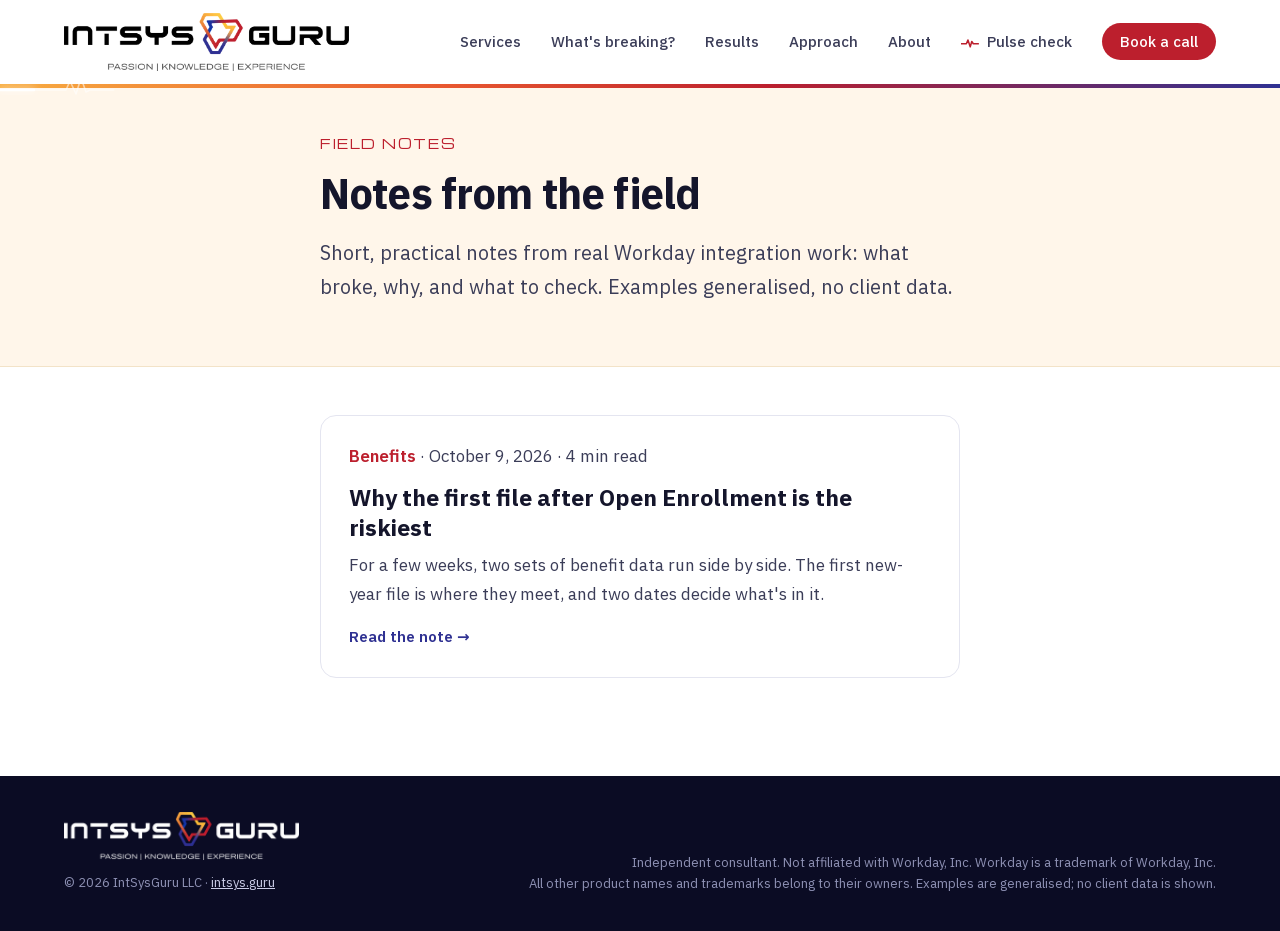
<file: notes/index.html>
<!doctype html>
<html lang="en">
<head>
<meta charset="utf-8">
<meta name="viewport" content="width=device-width, initial-scale=1">
<title>Field notes · IntSys Guru</title>
<meta name="description" content="Short, practical notes from real Workday integration work: what broke, why, and what to check. Examples generalised, no client data.">
<link rel="canonical" href="https://intsys.guru/notes/">
<meta property="og:type" content="website">
<meta property="og:url" content="https://intsys.guru/notes/">
<meta property="og:site_name" content="IntSys Guru">
<meta property="og:title" content="Field notes · IntSys Guru">
<meta property="og:description" content="Short, practical notes from real Workday integration work: what broke, why, and what to check. Examples generalised, no client data.">
<meta property="og:image" content="https://intsys.guru/og-image.png">
<meta property="og:image:width" content="1200">
<meta property="og:image:height" content="627">
<meta name="twitter:card" content="summary_large_image">
<link rel="icon" href="/favicon.ico" sizes="any">
<link rel="icon" type="image/png" sizes="192x192" href="/icon-192.png">
<link rel="apple-touch-icon" href="/apple-touch-icon.png">
<link rel="stylesheet" href="/header.css">
<link rel="stylesheet" href="/notes/notes.css">
<script>(() => { try { const q = new URLSearchParams(location.search);
  if (!q.has('notrack') && !q.has('track')) return;
  q.has('notrack') ? localStorage.setItem('umami.disabled', '1') : localStorage.removeItem('umami.disabled');
  history.replaceState(null, '', location.pathname + location.hash); } catch (e) {} })();</script>
<script defer src="https://cloud.umami.is/script.js" data-website-id="7283e81e-7919-433a-a250-63175c9607ab" data-domains="intsys.guru,www.intsys.guru"></script>
</head>
<body>
<header class="nav">
  <div class="hdr-pulse" aria-hidden="true"><svg height="18"><path class="trail"/><path class="pen"/></svg></div>
  <div class="wrap">
    <a class="brand" href="/"><img src="/notes/assets/logo-home.webp" alt="IntSys Guru · Passion | Knowledge | Experience"></a>
    <nav>
      <a href="/#services">Services</a>
      <a href="/#breaking" data-from="nav">What's breaking?</a>
      <a href="/#results">Results</a>
      <a href="/notes/" class="nav-notes">Field notes</a>
      <a href="/#approach">Approach</a>
      <a href="/#about">About</a>
      <a href="/#pulse-check" class="nav-pulse"><svg viewBox="0 0 26 12" aria-hidden="true"><path d="M0 7h7l2-5 3 9 2-7 2 3h10"/></svg>Pulse check</a>
      <details class="jump">
        <summary aria-label="Sections"><svg viewBox="0 0 24 24" aria-hidden="true"><path d="M4 7h16M4 12h16M4 17h16"/></svg></summary>
        <div class="jump-list">
          <a href="/#services">Services</a>
          <a href="/#breaking" data-from="menu">What's breaking?</a>
          <a href="/#results">Results</a>
          <a href="/notes/" class="nav-notes">Field notes</a>
          <a href="/#approach">Approach</a>
          <a href="/#about">About</a>
          <a href="/#pulse-check">Pulse check</a>
          <a href="/#contact">Contact</a>
        </div>
      </details>
      <a class="btn-sm" href="https://fantastical.app/bharatrathaur" target="_blank" rel="noopener" data-umami-event="note_book_call">Book a call</a>
    </nav>
  </div>
</header>
<script>
/* header heartbeat: a beat every 150px, drawn at the header's real width; the pen moves at a steady 250px a second */
(() => {
  const box = document.querySelector('.hdr-pulse'); if (!box || matchMedia('(prefers-reduced-motion: reduce)').matches) return;
  const svg = box.querySelector('svg'), trail = svg.querySelector('.trail'), pen = svg.querySelector('.pen');
  let anims = [], lastW = 0;
  function draw() {
    const w = Math.ceil(box.getBoundingClientRect().width); if (!w || w === lastW) return; lastW = w;
    let d = 'M0 13';
    for (let x = 0; x < w; x += 150) d += ` H${x + 60} L${x + 66} 13 L${x + 70} 4 L${x + 76} 17 L${x + 81} 1 L${x + 86} 15 L${x + 90} 13 H${x + 150}`;
    svg.setAttribute('viewBox', `0 0 ${w} 18`); svg.setAttribute('width', w);
    trail.setAttribute('d', d); pen.setAttribute('d', d);
    const len = pen.getTotalLength(), ms = len / 250 * 1000;
    anims.forEach(a => a.cancel());
    pen.style.strokeDasharray = `34 ${len + 400}`; trail.style.strokeDasharray = `150 ${len + 400}`;
    anims = [pen.animate([{ strokeDashoffset: 34 }, { strokeDashoffset: -len }], { duration: ms, iterations: Infinity }),
             trail.animate([{ strokeDashoffset: 150 }, { strokeDashoffset: -(len - 116) }], { duration: ms, iterations: Infinity })];
  }
  let t; addEventListener('resize', () => { clearTimeout(t); t = setTimeout(draw, 150); });
  draw();
})();
/* sections menu (phones): closes when a section is picked, on a tap outside, or on Escape */
(() => {
  const m = document.querySelector('header.nav .jump'); if (!m) return;
  m.querySelectorAll('a').forEach(a => a.addEventListener('click', () => { m.open = false; }));
  document.addEventListener('click', e => { if (m.open && !m.contains(e.target)) m.open = false; });
  document.addEventListener('keydown', e => { if (e.key === 'Escape' && m.open) { m.open = false; m.querySelector('summary').focus(); } });
  m.addEventListener('toggle', () => { if (m.open) try { window.umami && umami.track('menu_open'); } catch (e) {} });
})();
</script>
<main>
<div class="note-hero">
  <div class="col">
    <p class="crumb wide">Field notes</p>
    <h1>Notes from the field</h1>
    <p class="dek">Short, practical notes from real Workday integration work: what broke, why, and what to check. Examples generalised, no client data.</p>
  </div>
</div>
<div class="col list">
<div class="n-list">
<a class="n-card" href="/notes/first-file-after-open-enrollment/" data-umami-event="note_open" data-umami-event-note="first-file-after-open-enrollment" data-slug="first-file-after-open-enrollment" data-topic="Benefits"><p class="n-meta"><b>Benefits</b> · October 9, 2026 · 4 min read</p><h2>Why the first file after Open Enrollment is the riskiest</h2><p>For a few weeks, two sets of benefit data run side by side. The first new-year file is where they meet, and two dates decide what's in it.</p><span class="more">Read the note →</span></a>
</div>
<p class="n-empty" hidden>No notes match. Try fewer words, or <a href="mailto:bharat@intsys.guru?subject=Field%20note%20request">ask me about it</a>.</p>

</div>
</main>
<footer>
  <div class="wrap">
    <span><img src="/notes/assets/logo-white.webp" alt="IntSys Guru" width="500" height="102">© 2026 IntSysGuru LLC · <a href="/">intsys.guru</a></span>
    <span class="legal">Independent consultant. Not affiliated with Workday, Inc. Workday is a trademark of Workday, Inc.<br>
      All other product names and trademarks belong to their owners. Examples are generalised; no client data is shown.</span>
  </div>
</footer>
</body>
</html>
</file>
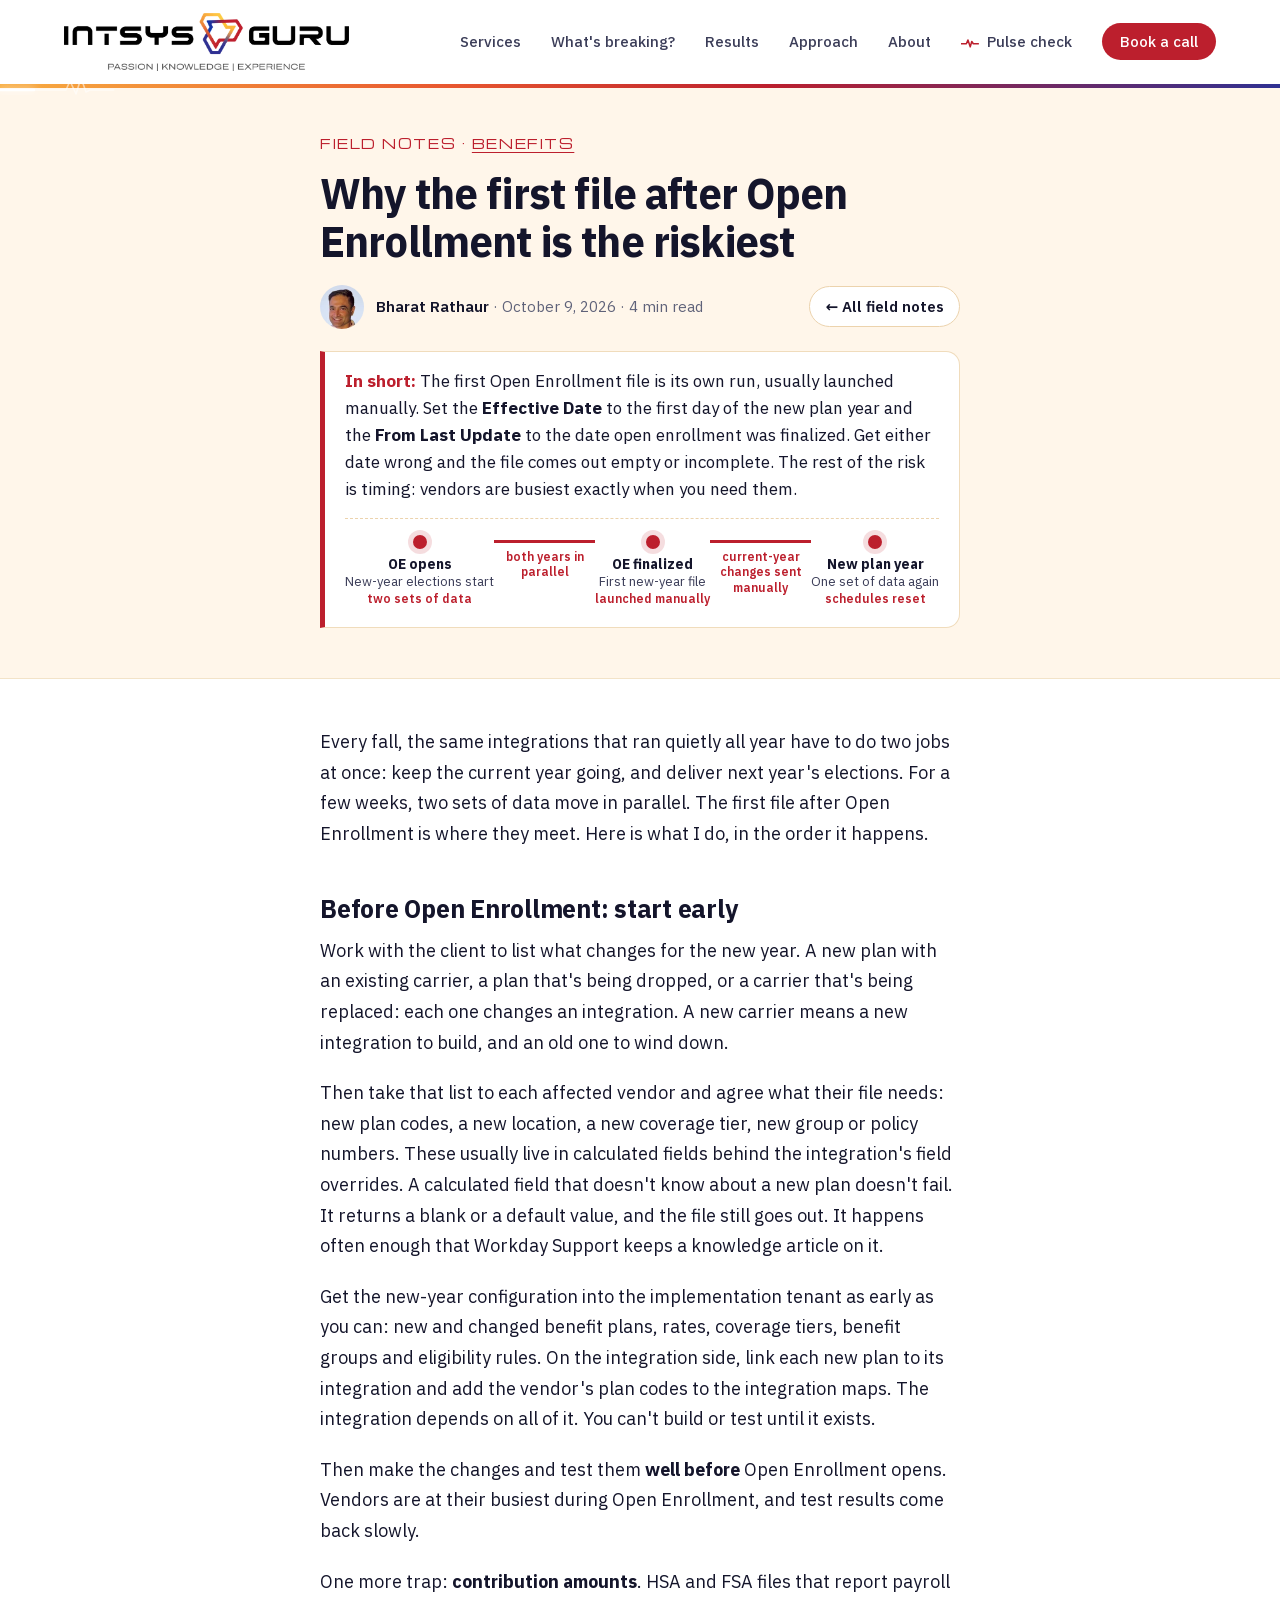
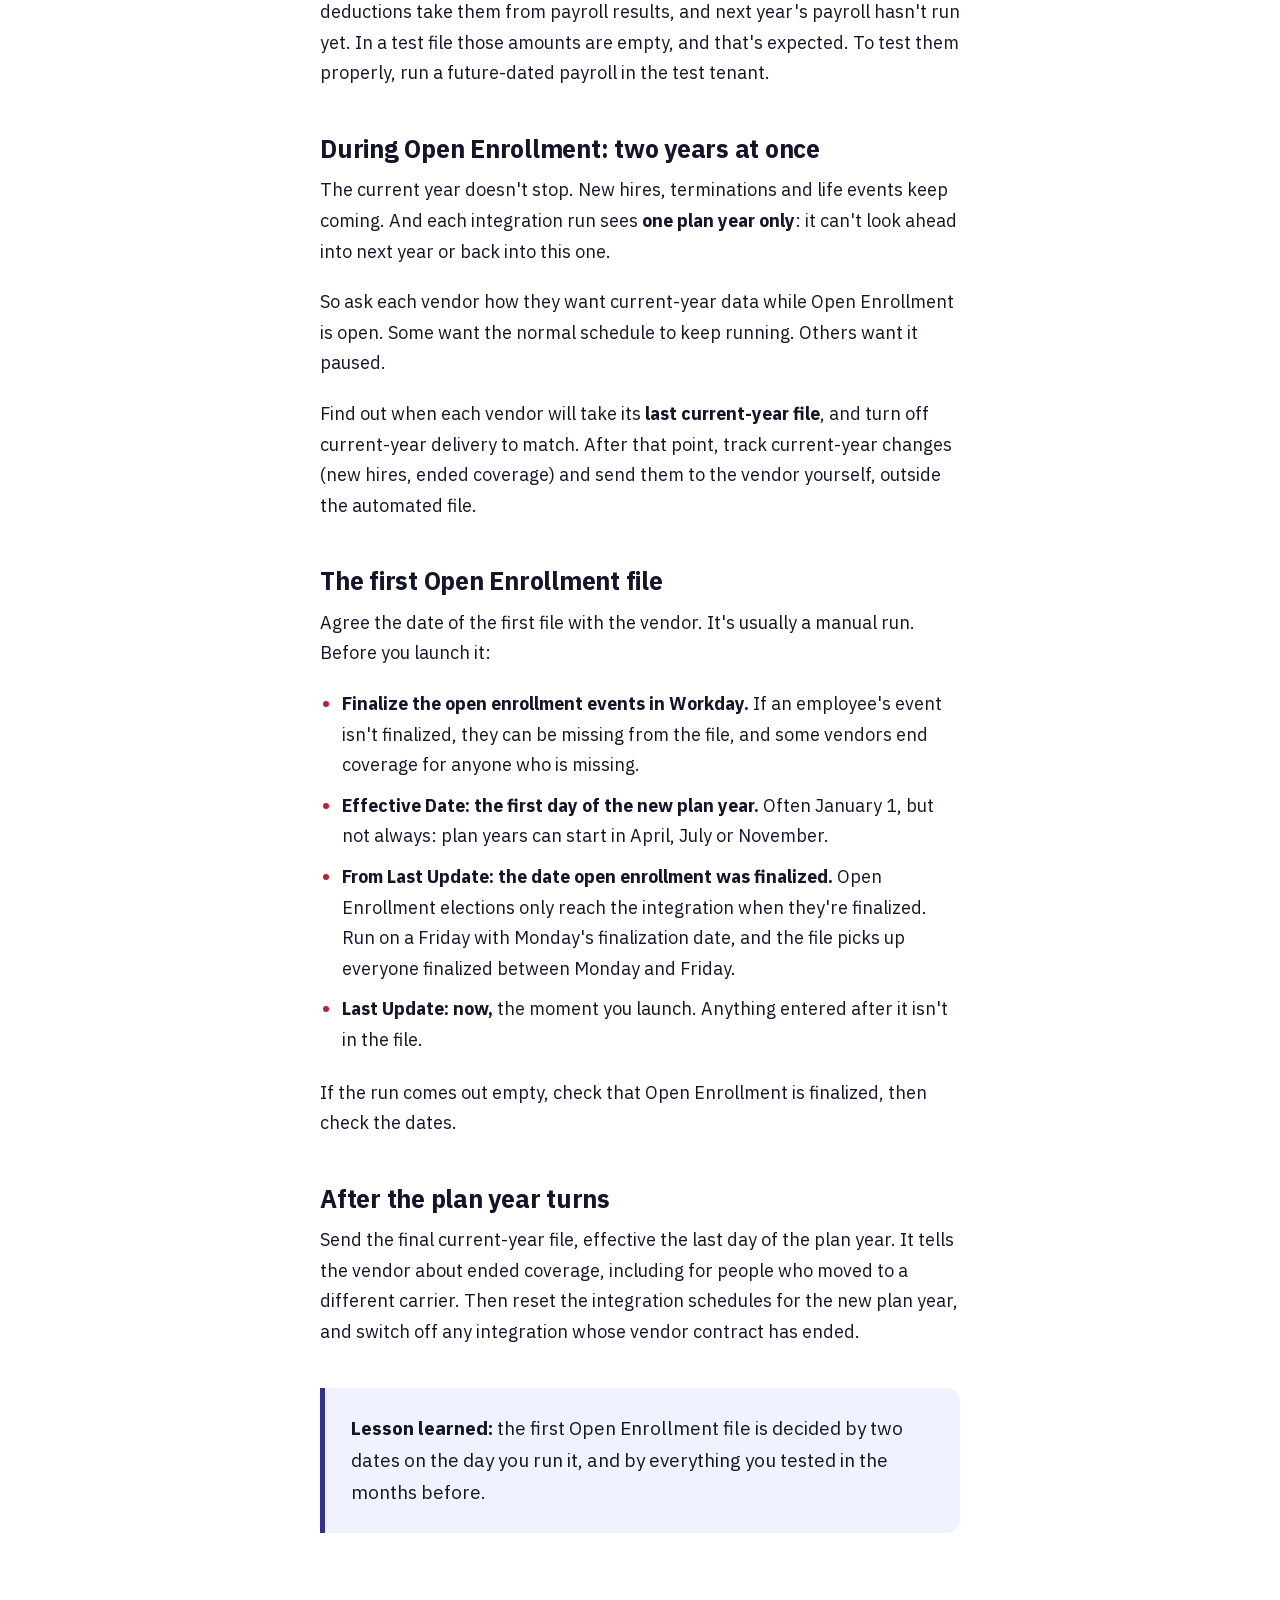
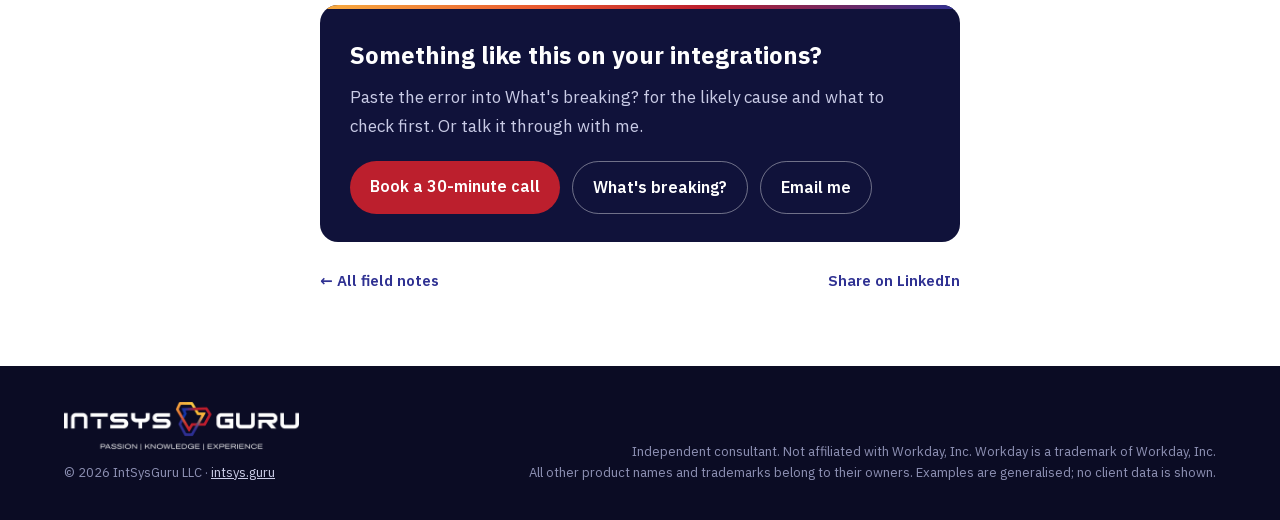
<file: notes/first-file-after-open-enrollment/index.html>
<!doctype html>
<html lang="en">
<head>
<meta charset="utf-8">
<meta name="viewport" content="width=device-width, initial-scale=1">
<title>Why the first file after Open Enrollment is the riskiest · IntSys Guru</title>
<meta name="description" content="For a few weeks, two sets of benefit data run side by side. The first new-year file is where they meet, and two dates decide what&#x27;s in it.">
<link rel="canonical" href="https://intsys.guru/notes/first-file-after-open-enrollment/">
<meta property="og:type" content="article">
<meta property="og:url" content="https://intsys.guru/notes/first-file-after-open-enrollment/">
<meta property="og:site_name" content="IntSys Guru">
<meta property="og:title" content="Why the first file after Open Enrollment is the riskiest · IntSys Guru">
<meta property="og:description" content="For a few weeks, two sets of benefit data run side by side. The first new-year file is where they meet, and two dates decide what&#x27;s in it.">
<meta property="og:image" content="https://intsys.guru/notes/first-file-after-open-enrollment/og.jpg">
<meta property="og:image:width" content="1200">
<meta property="og:image:height" content="627">
<meta name="twitter:card" content="summary_large_image">
<link rel="icon" href="/favicon.ico" sizes="any">
<link rel="icon" type="image/png" sizes="192x192" href="/icon-192.png">
<link rel="apple-touch-icon" href="/apple-touch-icon.png">
<link rel="stylesheet" href="/header.css">
<link rel="stylesheet" href="/notes/notes.css">
<script>(() => { try { const q = new URLSearchParams(location.search);
  if (!q.has('notrack') && !q.has('track')) return;
  q.has('notrack') ? localStorage.setItem('umami.disabled', '1') : localStorage.removeItem('umami.disabled');
  history.replaceState(null, '', location.pathname + location.hash); } catch (e) {} })();</script>
<script defer src="https://cloud.umami.is/script.js" data-website-id="7283e81e-7919-433a-a250-63175c9607ab" data-domains="intsys.guru,www.intsys.guru"></script>
<script type="application/ld+json">{"@context": "https://schema.org", "@type": "Article", "headline": "Why the first file after Open Enrollment is the riskiest", "description": "For a few weeks, two sets of benefit data run side by side. The first new-year file is where they meet, and two dates decide what's in it.", "datePublished": "2026-10-09", "mainEntityOfPage": "https://intsys.guru/notes/first-file-after-open-enrollment/", "image": "https://intsys.guru/notes/first-file-after-open-enrollment/og.jpg", "author": {"@type": "Person", "name": "Bharat Rathaur", "url": "https://intsys.guru"}, "publisher": {"@type": "Organization", "name": "IntSysGuru LLC", "url": "https://intsys.guru"}}</script>
</head>
<body>
<header class="nav">
  <div class="hdr-pulse" aria-hidden="true"><svg height="18"><path class="trail"/><path class="pen"/></svg></div>
  <div class="wrap">
    <a class="brand" href="/"><img src="/notes/assets/logo-home.webp" alt="IntSys Guru · Passion | Knowledge | Experience"></a>
    <nav>
      <a href="/#services">Services</a>
      <a href="/#breaking" data-from="nav">What's breaking?</a>
      <a href="/#results">Results</a>
      <a href="/notes/" class="nav-notes">Field notes</a>
      <a href="/#approach">Approach</a>
      <a href="/#about">About</a>
      <a href="/#pulse-check" class="nav-pulse"><svg viewBox="0 0 26 12" aria-hidden="true"><path d="M0 7h7l2-5 3 9 2-7 2 3h10"/></svg>Pulse check</a>
      <details class="jump">
        <summary aria-label="Sections"><svg viewBox="0 0 24 24" aria-hidden="true"><path d="M4 7h16M4 12h16M4 17h16"/></svg></summary>
        <div class="jump-list">
          <a href="/#services">Services</a>
          <a href="/#breaking" data-from="menu">What's breaking?</a>
          <a href="/#results">Results</a>
          <a href="/notes/" class="nav-notes">Field notes</a>
          <a href="/#approach">Approach</a>
          <a href="/#about">About</a>
          <a href="/#pulse-check">Pulse check</a>
          <a href="/#contact">Contact</a>
        </div>
      </details>
      <a class="btn-sm" href="https://fantastical.app/bharatrathaur" target="_blank" rel="noopener" data-umami-event="note_book_call">Book a call</a>
    </nav>
  </div>
</header>
<script>
/* header heartbeat: a beat every 150px, drawn at the header's real width; the pen moves at a steady 250px a second */
(() => {
  const box = document.querySelector('.hdr-pulse'); if (!box || matchMedia('(prefers-reduced-motion: reduce)').matches) return;
  const svg = box.querySelector('svg'), trail = svg.querySelector('.trail'), pen = svg.querySelector('.pen');
  let anims = [], lastW = 0;
  function draw() {
    const w = Math.ceil(box.getBoundingClientRect().width); if (!w || w === lastW) return; lastW = w;
    let d = 'M0 13';
    for (let x = 0; x < w; x += 150) d += ` H${x + 60} L${x + 66} 13 L${x + 70} 4 L${x + 76} 17 L${x + 81} 1 L${x + 86} 15 L${x + 90} 13 H${x + 150}`;
    svg.setAttribute('viewBox', `0 0 ${w} 18`); svg.setAttribute('width', w);
    trail.setAttribute('d', d); pen.setAttribute('d', d);
    const len = pen.getTotalLength(), ms = len / 250 * 1000;
    anims.forEach(a => a.cancel());
    pen.style.strokeDasharray = `34 ${len + 400}`; trail.style.strokeDasharray = `150 ${len + 400}`;
    anims = [pen.animate([{ strokeDashoffset: 34 }, { strokeDashoffset: -len }], { duration: ms, iterations: Infinity }),
             trail.animate([{ strokeDashoffset: 150 }, { strokeDashoffset: -(len - 116) }], { duration: ms, iterations: Infinity })];
  }
  let t; addEventListener('resize', () => { clearTimeout(t); t = setTimeout(draw, 150); });
  draw();
})();
/* sections menu (phones): closes when a section is picked, on a tap outside, or on Escape */
(() => {
  const m = document.querySelector('header.nav .jump'); if (!m) return;
  m.querySelectorAll('a').forEach(a => a.addEventListener('click', () => { m.open = false; }));
  document.addEventListener('click', e => { if (m.open && !m.contains(e.target)) m.open = false; });
  document.addEventListener('keydown', e => { if (e.key === 'Escape' && m.open) { m.open = false; m.querySelector('summary').focus(); } });
  m.addEventListener('toggle', () => { if (m.open) try { window.umami && umami.track('menu_open'); } catch (e) {} });
})();
</script>
<main>
<div class="note-hero">
  <div class="col">
    <p class="crumb wide">Field notes · <a href="/notes/?topic=Benefits" title="More notes on Benefits">Benefits</a></p>
    <script>/* came from the notes list? go back to it as you left it: same filter, search and scroll */
    (() => { try { const r = new URL(document.referrer); if (r.origin === location.origin && r.pathname === '/notes/')
      addEventListener('click', e => { if (e.target.closest('a.to-list')) { e.preventDefault(); history.back(); } }); } catch (e) {} })();</script>
    <h1>Why the first file after Open Enrollment is the riskiest</h1>
    <div class="byline-row">
      <p class="byline"><img src="/notes/assets/bharat.webp" alt="" width="88" height="88"><span><b>Bharat Rathaur</b> · October 9, 2026 · 4 min read</span></p>
      <a class="to-list to-notes" href="/notes/" data-umami-event="note_back">← All field notes</a>
    </div>
    <aside class="short"><p><b>In short:</b> The first Open Enrollment file is its own run, usually launched manually. Set the <strong>Effective Date</strong> to the first day of the new plan year and the <strong>From Last Update</strong> to the date open enrollment was finalized. Get either date wrong and the file comes out empty or incomplete. The rest of the risk is timing: vendors are busiest exactly when you need them.</p><figure class="tl"><div class="tl-row"><div class="pt hot"><b>OE opens</b><span>New-year elections start</span><em>two sets of data</em></div><div class="seg hot"><span>both years in parallel</span></div><div class="pt hot"><b>OE finalized</b><span>First new-year file</span><em>launched manually</em></div><div class="seg hot"><span>current-year changes sent manually</span></div><div class="pt hot"><b>New plan year</b><span>One set of data again</span><em>schedules reset</em></div></div></figure></aside>

  </div>
</div>
<div class="col">
<article class="body">
<p>Every fall, the same integrations that ran quietly all year have to do two jobs at once: keep the current year going, and deliver next year's elections. For a few weeks, two sets of data move in parallel. The first file after Open Enrollment is where they meet. Here is what I do, in the order it happens.</p>
<h2 id="before-open-enrollment-start-early">Before Open Enrollment: start early</h2>
<p>Work with the client to list what changes for the new year. A new plan with an existing carrier, a plan that's being dropped, or a carrier that's being replaced: each one changes an integration. A new carrier means a new integration to build, and an old one to wind down.</p>
<p>Then take that list to each affected vendor and agree what their file needs: new plan codes, a new location, a new coverage tier, new group or policy numbers. These usually live in calculated fields behind the integration's field overrides. A calculated field that doesn't know about a new plan doesn't fail. It returns a blank or a default value, and the file still goes out. It happens often enough that Workday Support keeps a knowledge article on it.</p>
<p>Get the new-year configuration into the implementation tenant as early as you can: new and changed benefit plans, rates, coverage tiers, benefit groups and eligibility rules. On the integration side, link each new plan to its integration and add the vendor's plan codes to the integration maps. The integration depends on all of it. You can't build or test until it exists.</p>
<p>Then make the changes and test them <strong>well before</strong> Open Enrollment opens. Vendors are at their busiest during Open Enrollment, and test results come back slowly.</p>
<p>One more trap: <strong>contribution amounts</strong>. HSA and FSA files that report payroll deductions take them from payroll results, and next year's payroll hasn't run yet. In a test file those amounts are empty, and that's expected. To test them properly, run a future-dated payroll in the test tenant.</p>
<h2 id="during-open-enrollment-two-years-at-once">During Open Enrollment: two years at once</h2>
<p>The current year doesn't stop. New hires, terminations and life events keep coming. And each integration run sees <strong>one plan year only</strong>: it can't look ahead into next year or back into this one.</p>
<p>So ask each vendor how they want current-year data while Open Enrollment is open. Some want the normal schedule to keep running. Others want it paused.</p>
<p>Find out when each vendor will take its <strong>last current-year file</strong>, and turn off current-year delivery to match. After that point, track current-year changes (new hires, ended coverage) and send them to the vendor yourself, outside the automated file.</p>
<h2 id="the-first-open-enrollment-file">The first Open Enrollment file</h2>
<p>Agree the date of the first file with the vendor. It's usually a manual run. Before you launch it:</p>
<ul>
  <li><strong>Finalize the open enrollment events in Workday.</strong> If an employee's event isn't finalized, they can be missing from the file, and some vendors end coverage for anyone who is missing.</li>
  <li><strong>Effective Date: the first day of the new plan year.</strong> Often January 1, but not always: plan years can start in April, July or November.</li>
  <li><strong>From Last Update: the date open enrollment was finalized.</strong> Open Enrollment elections only reach the integration when they're finalized. Run on a Friday with Monday's finalization date, and the file picks up everyone finalized between Monday and Friday.</li>
  <li><strong>Last Update: now,</strong> the moment you launch. Anything entered after it isn't in the file.</li>
</ul>
<p>If the run comes out empty, check that Open Enrollment is finalized, then check the dates.</p>
<h2 id="after-the-plan-year-turns">After the plan year turns</h2>
<p>Send the final current-year file, effective the last day of the plan year. It tells the vendor about ended coverage, including for people who moved to a different carrier. Then reset the integration schedules for the new plan year, and switch off any integration whose vendor contract has ended.</p>
<blockquote><p><strong>Lesson learned:</strong> the first Open Enrollment file is decided by two dates on the day you run it, and by everything you tested in the months before.</p></blockquote>
</article>
<div class="next">
  <div class="note-ask">
    <h2>Something like this on your integrations?</h2>
    <p>Paste the error into What's breaking? for the likely cause and what to check first. Or talk it through with me.</p>
    <div class="btns">
      <a class="btn btn-primary" href="https://fantastical.app/bharatrathaur" target="_blank" rel="noopener" data-umami-event="note_book_call">Book a 30-minute call</a>
      <a class="btn btn-ghost" href="/#breaking" data-umami-event="note_whats_breaking">What's breaking?</a>
      <a class="btn btn-ghost" href="mailto:bharat@intsys.guru?subject=About%3A%20Why%20the%20first%20file%20after%20Open%20Enrollment%20is%20the%20riskiest" data-umami-event="note_email">Email me</a>
    </div>
  </div>
  <p class="note-foot"><a class="to-list" href="/notes/">← All field notes</a><a href="https://www.linkedin.com/sharing/share-offsite/?url=https%3A%2F%2Fintsys.guru%2Fnotes%2Ffirst-file-after-open-enrollment%2F" target="_blank" rel="noopener" data-umami-event="note_share">Share on LinkedIn</a></p>
</div>
</div>
</main>
<footer>
  <div class="wrap">
    <span><img src="/notes/assets/logo-white.webp" alt="IntSys Guru" width="500" height="102">© 2026 IntSysGuru LLC · <a href="/">intsys.guru</a></span>
    <span class="legal">Independent consultant. Not affiliated with Workday, Inc. Workday is a trademark of Workday, Inc.<br>
      All other product names and trademarks belong to their owners. Examples are generalised; no client data is shown.</span>
  </div>
</footer>
</body>
</html>
</file>
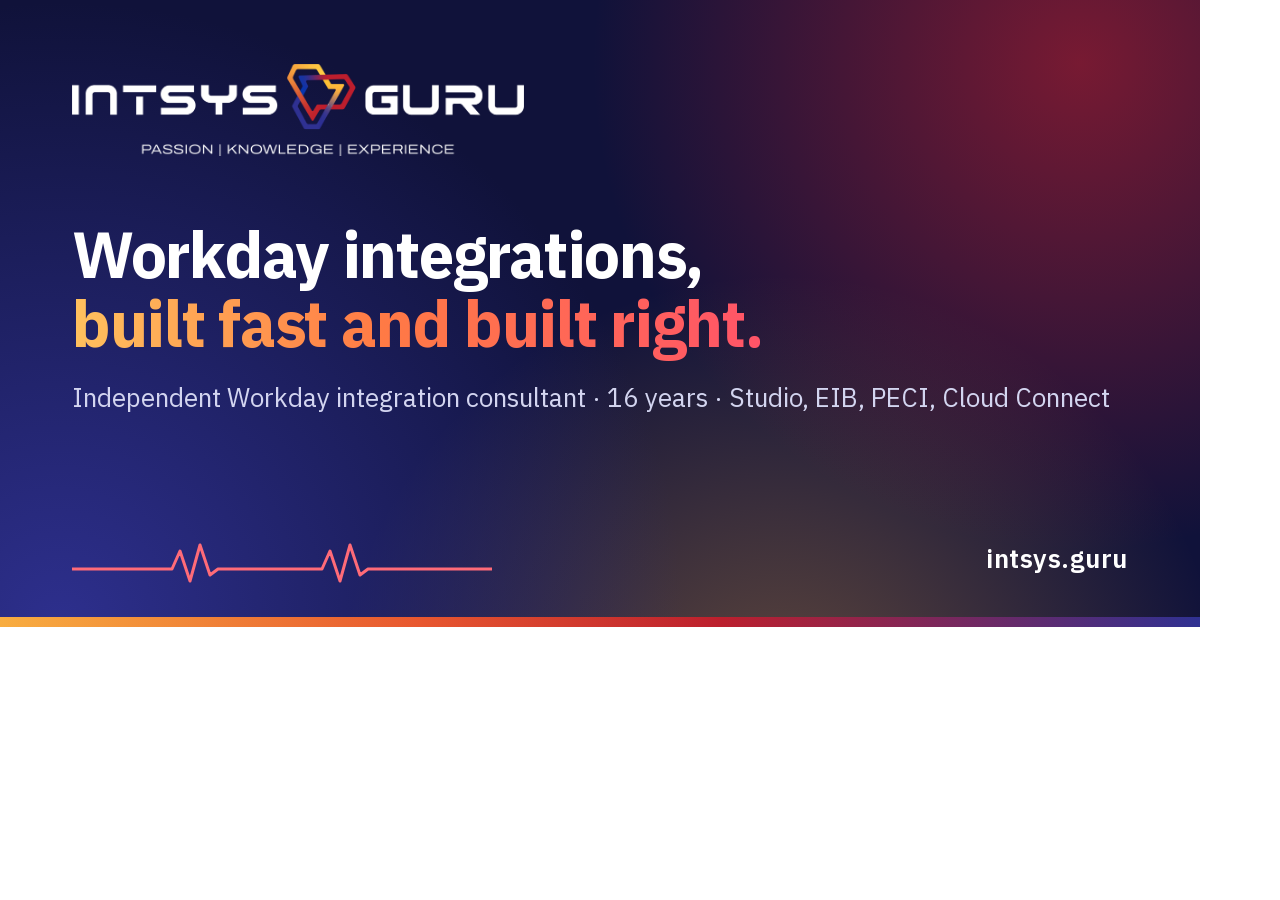
<file: og-card.html>
<!doctype html>
<html><head><meta charset="utf-8">
<style>
  @font-face { font-family: 'IBM Plex Sans'; font-weight: 100 700; src: url(fonts/IBMPlexSans-var.woff2) format('woff2'); }
  @font-face { font-family: 'Michroma'; src: url(fonts/Michroma-400.woff2) format('woff2'); }
  html, body { margin: 0; }
  .card { width: 1200px; height: 627px; position: relative; overflow: hidden; color: #fff; font-family: 'IBM Plex Sans', sans-serif;
    background:
      radial-gradient(circle at 90% 10%, rgba(188,31,45,.6), transparent 40%),
      radial-gradient(circle at 5% 100%, rgba(47,49,146,.95), transparent 48%),
      radial-gradient(circle at 65% 115%, rgba(248,173,64,.35), transparent 42%),
      #10123a; }
  .bar { position: absolute; left: 0; right: 0; bottom: 0; height: 10px; background: linear-gradient(90deg, #f8ad40, #e8572f 35%, #bc1f2d 60%, #2f3192); }
  .in { position: absolute; left: 72px; top: 64px; right: 72px; }
  .logo { height: 92px; display: block; }
  .tag { margin: 46px 0 18px; font-family: 'Michroma', sans-serif; font-size: 20px; letter-spacing: .14em; }
  .tag .p { color: #ff6b78; } .tag .k { color: #9da1ff; } .tag .e { color: #f8ad40; } .tag .s { color: #5b5e8f; margin: 0 10px; }
  h1 { margin: 64px 0 0; font-size: 64px; line-height: 1.08; letter-spacing: -.02em; font-weight: 700; }
  .grad { background: linear-gradient(90deg, #ffc15e, #ff7a45 45%, #ff5468); -webkit-background-clip: text; background-clip: text; color: transparent; }
  .sub { margin: 22px 0 0; font-size: 26px; color: #d3d5f0; }
  .url { position: absolute; right: 72px; bottom: 52px; font-size: 26px; font-weight: 600; color: #fff; letter-spacing: .02em; }
  .beat { position: absolute; left: 72px; bottom: 44px; width: 420px; height: 40px; }
  .beat path { fill: none; stroke: #ff6b78; stroke-width: 3; stroke-linejoin: round; stroke-linecap: round; }
</style></head>
<body><div class="card">
  <div class="in">
    <img class="logo" src="logo-white.png" alt="">
    <h1>Workday integrations,<br><span class="grad">built fast and built right.</span></h1>
    <p class="sub">Independent Workday integration consultant · 16 years · Studio, EIB, PECI, Cloud Connect</p>
  </div>
  <svg class="beat" viewBox="0 0 420 40"><path d="M0 26 H90 L100 26 L108 8 L118 38 L128 2 L138 32 L146 26 H240 L250 26 L258 8 L268 38 L278 2 L288 32 L296 26 H420"/></svg>
  <div class="url">intsys.guru</div>
  <div class="bar"></div>
</div></body></html>
</file>
<file: header.css>
/* Site header, shared by every page: build.py inlines it into index.html; the field-note pages link /header.css.
     The header markup lives once, between the shared-header markers in index.src.html. */
  header.nav { position: sticky; top: 0; z-index: 10; background: rgba(255,255,255,.96); backdrop-filter: blur(6px); }
  header.nav::after { content: ""; display: block; height: 4px; background: var(--brand); }
  .hdr-pulse { position: absolute; left: 0; right: 0; bottom: -7px; height: 18px; overflow: hidden; pointer-events: none; z-index: 2; }
  /* a live monitor trace: a bright pen draws the beat as it travels, with a fading trail behind it */
  .hdr-pulse svg { position: absolute; left: 0; top: 0; height: 18px; overflow: visible; }
  .hdr-pulse path { fill: none; stroke-linejoin: round; stroke-linecap: round; }
  /* the dash pattern and its movement are set by the script in the shared header, from the real path length */
  .hdr-pulse .pen { stroke: #fff; stroke-width: 2.4; stroke-dasharray: 0 99999; filter: drop-shadow(0 0 4px #fff); }
  .hdr-pulse .trail { stroke: rgba(255,255,255,.55); stroke-width: 1.6; stroke-dasharray: 0 99999; }
  @media (prefers-reduced-motion: reduce) { .hdr-pulse { display: none; } }
  header.nav .wrap { display: flex; align-items: center; justify-content: space-between; height: 84px; }
  .brand img { display: block; height: 58px; width: auto; }
  /* own font size and no wrapping, so the header measures the same whatever the page's body text size */
  nav { font-size: 15px; line-height: 1.6; white-space: nowrap; }
  nav a { color: var(--ink-2); text-decoration: none; margin-left: 26px; font-size: 15px; font-weight: 500; }
  nav a:hover { color: var(--passion); }
  .nav-pulse svg { width: 20px; height: 10px; margin-right: 6px; vertical-align: -1px; fill: none; stroke: var(--passion); stroke-width: 2; stroke-linejoin: round;
    stroke-dasharray: 40; animation: navbeat 2.4s ease-in-out infinite; }
  @keyframes navbeat { 0% { stroke-dashoffset: 40; } 50%, 100% { stroke-dashoffset: 0; } }
  nav a.btn-sm { background: var(--passion); color: #fff; padding: 9px 18px; border-radius: 999px; }
  nav a.btn-sm:hover { background: #a01a26; color: #fff; }
  /* narrower screens drop links rather than wrap: Field notes first, then What's breaking? */
  @media (max-width: 1300px) { nav a.nav-notes { display: none; } }
  @media (max-width: 1180px) { nav a[data-from="nav"] { display: none; } }
  @media (max-width: 1000px) and (min-width: 761px) { nav a { margin-left: 16px; font-size: 14px; } }
  @media (max-width: 760px) {
    header.nav .wrap { height: 68px; }
    .brand img { height: 38px; }
    nav a:not(.btn-sm) { display: none; }
    nav a.btn-sm { white-space: nowrap; padding: 10px 14px; font-size: 14px; margin-left: 12px; }
    nav .jump { display: inline-block; vertical-align: middle; }
    nav .jump .jump-list a { display: block; margin: 0; padding: 12px 14px; font-size: 16px; color: var(--ink, #14152b); border-radius: 10px; }
  }

  /* phones: a sections menu, because the header links drop away there */
  .jump { display: none; position: relative; margin-left: 10px; }
  .jump summary { list-style: none; cursor: pointer; width: 40px; height: 40px; border-radius: 50%; display: grid; place-items: center;
    border: 1px solid var(--line, #e4e5f0); background: #fff; color: var(--ink, #14152b); }
  .jump summary::-webkit-details-marker { display: none; }
  .jump summary svg { width: 20px; height: 20px; fill: none; stroke: currentColor; stroke-width: 2; stroke-linecap: round; }
  .jump[open] summary { background: var(--night, #10123a); color: #fff; border-color: var(--night, #10123a); }
  .jump-list { position: absolute; right: -4px; top: 50px; min-width: 220px; display: flex; flex-direction: column; padding: 8px;
    background: #fff; border: 1px solid var(--line, #e4e5f0); border-radius: 16px; box-shadow: 0 18px 40px rgba(16,18,58,.18); white-space: normal; }
  nav .jump .jump-list a:active, nav .jump .jump-list a:hover { background: #f3f4fb; color: var(--passion, #bc1f2d); }
</file>
<file: notes/notes.css>
/* Field notes pages. Same tokens and type as the home page (index.src.html). */
@font-face { font-family: 'IBM Plex Sans'; font-style: normal; font-weight: 100 700; font-display: swap; src: url(/fonts/IBMPlexSans-var.woff2) format('woff2'); }
@font-face { font-family: 'Michroma'; font-style: normal; font-weight: 400; font-display: swap; src: url(/fonts/Michroma-400.woff2) format('woff2'); }
:root {
  --passion: #bc1f2d; --knowledge: #2f3192; --experience: #f8ad40;
  --ink: #14152b; --ink-2: #3b3d58; --muted: #5f6279; --night: #10123a; --line: #e4e5f0;
  --warm: #fff6ea; --cool: #f1f2ff;
  --brand: linear-gradient(90deg, #f8ad40 0%, #e8572f 35%, #bc1f2d 60%, #2f3192 100%);
}
* { box-sizing: border-box; }
html { scroll-behavior: smooth; }
body { margin: 0; background: #fff; color: var(--ink); font: 18px/1.7 "IBM Plex Sans", system-ui, sans-serif; }
a { color: var(--knowledge); }
img { max-width: 100%; }
.wrap { max-width: 1200px; margin: 0 auto; padding: 0 24px; }
.wide { font-family: "Michroma", "IBM Plex Sans", sans-serif; letter-spacing: .12em; text-transform: uppercase; }

/* the header comes from /header.css, shared with the home page */

/* article */
.note-hero { background: var(--warm); padding: 44px 0 36px; border-bottom: 1px solid #f3e3c8; }
/* about 65 characters a line: the comfortable reading measure */
.col { max-width: 688px; margin: 0 auto; padding: 0 24px; }
/* the "Field note · topic" strip sits first, as on every section of the site; the way back sits on the byline row */
.byline-row { display: flex; align-items: center; justify-content: space-between; flex-wrap: wrap; gap: 12px 16px; margin: 0 0 22px; }
.byline-row .byline { margin: 0; }
.byline-row .to-notes { margin: 0; }

/* the first screen: the answer, then the picture */
.short { background: #fff; border: 1px solid #f0dcbc; border-left: 5px solid var(--passion); border-radius: 0 14px 14px 0; padding: 16px 20px; margin: 0 0 14px; }
.short p { margin: 0; font-size: 17px; line-height: 1.6; }
.short > p > b:first-child { color: var(--passion); }
.tl { margin: 0; background: #fff; border: 1px solid #f0dcbc; border-radius: 14px; padding: 20px 20px 14px; }
.tl-row { display: grid; grid-template-columns: auto 1fr auto 1fr auto; align-items: start; }
.pt { position: relative; text-align: center; padding-top: 26px; min-width: 116px; }
.pt::before { content: ""; position: absolute; top: 3px; left: 50%; width: 16px; height: 16px; margin-left: -8px; border-radius: 50%; background: #fff; border: 3px solid #9a9cb8; box-sizing: border-box; }
.pt.hot::before { background: var(--passion); border-color: var(--passion); box-shadow: 0 0 0 5px rgba(188,31,45,.15); }
.pt b { display: block; font-size: 16px; line-height: 1.3; }
.pt span { display: block; font-size: 14px; line-height: 1.35; color: var(--ink-2); }
.pt em { display: block; font-style: normal; font-size: 13px; font-weight: 600; line-height: 1.3; color: var(--passion); margin-top: 3px; }
.seg { position: relative; margin-top: 9px; border-top: 3px dashed #c5c7da; }
.seg span { position: absolute; top: 8px; left: 0; right: 0; text-align: center; font-size: 13px; line-height: 1.3; color: var(--muted); }
.seg.hot { border-top: 3px solid var(--passion); }
.seg.hot span { color: var(--passion); font-weight: 600; }
/* inside the "In short" box the timeline is a slim strip */
.short .tl { background: none; border: 0; border-top: 1px dashed #ecd3ad; border-radius: 0; padding: 14px 0 4px; margin: 14px 0 0; }
.short .pt { min-width: 92px; padding-top: 22px; }
.short .pt::before { width: 14px; height: 14px; margin-left: -7px; top: 2px; }
.short .pt b { font-size: 14px; }
.short .pt span { font-size: 13px; }
.short .pt em { font-size: 12px; margin-top: 1px; }
.short .seg { margin-top: 7px; }
.short .seg span { font-size: 12px; top: 6px; }
.tl figcaption { margin: 16px 0 0; padding-top: 12px; border-top: 1px solid var(--line); text-align: center; font-size: 15px; font-weight: 600; color: var(--ink); }
.crumb { font-size: 13px; margin: 0 0 16px; color: var(--passion); }
.crumb a { color: inherit; text-decoration: none; }
.crumb a:hover { text-decoration: underline; }
.crumb a { text-decoration: underline; text-underline-offset: 3px; }
.to-notes { display: inline-flex; align-items: center; gap: 6px; margin: 0 0 18px; padding: 7px 15px; font-size: 15px; font-weight: 600; color: var(--ink);
  text-decoration: none; background: #fff; border: 1px solid #ecd3ad; border-radius: 999px; transition: border-color .15s, transform .15s; }
.to-notes:hover { border-color: var(--ink-2); transform: translateX(-2px); }
h1 { font-size: 42px; line-height: 1.15; letter-spacing: -.02em; margin: 0 0 18px; }
.dek { font-size: 20px; color: var(--ink-2); margin: 0 0 26px; }
.byline { display: flex; align-items: center; gap: 12px; font-size: 15px; color: var(--muted); }
.byline img { width: 44px; height: 44px; border-radius: 50%; object-fit: cover; }
.byline b { color: var(--ink); font-weight: 600; }
article.body { padding: 48px 0 24px; }
article.body h2 { font-size: 25px; line-height: 1.3; margin: 44px 0 10px; letter-spacing: -.01em; }
article.body p { margin: 0 0 20px; }
article.body ul { margin: 0 0 22px; padding-left: 22px; }
article.body li { margin: 0 0 10px; }
article.body li::marker { color: var(--passion); }
article.body blockquote { margin: 40px 0 8px; padding: 24px 26px; background: var(--cool); border-left: 5px solid var(--knowledge); border-radius: 0 14px 14px 0; font-size: 19px; }
article.body blockquote p { margin: 0; }

/* end-of-note call to action */
.next { margin: 40px auto 0; }
.note-ask { background: var(--night); color: #fff; border-radius: 18px; padding: 30px 30px 28px; position: relative; overflow: hidden; }
.note-ask::before { content: ""; position: absolute; left: 0; right: 0; top: 0; height: 4px; background: var(--brand); }
.note-ask h2 { margin: 0 0 8px; font-size: 24px; }
.note-ask p { margin: 0 0 20px; color: #c9cbe6; font-size: 17px; }
.btns { display: flex; flex-wrap: wrap; gap: 12px; }
.btn { display: inline-block; padding: 12px 20px; border-radius: 999px; font-weight: 600; font-size: 16px; text-decoration: none; }
.btn-primary { background: var(--passion); color: #fff; }
.btn-primary:hover { background: #a01a26; }
.btn-ghost { color: #fff; border: 1px solid rgba(255,255,255,.4); }
.btn-ghost:hover { border-color: #fff; }
.note-foot { display: flex; flex-wrap: wrap; justify-content: space-between; gap: 12px; margin: 26px 0 72px; font-size: 15px; }
.note-foot a { font-weight: 600; text-decoration: none; }
.note-foot a:hover { text-decoration: underline; }

/* list page */
.list { padding-top: 48px; padding-bottom: 80px; }
.n-card { display: block; text-decoration: none; color: inherit; border: 1px solid var(--line); border-radius: 16px; padding: 26px 28px; margin: 0 0 18px; transition: transform .15s, box-shadow .15s; }
.n-card:hover { transform: translateY(-3px); box-shadow: 0 14px 30px rgba(20,21,43,.08); }
.n-meta { font-size: 13px; color: var(--muted); margin: 0 0 8px; }
.n-meta b { color: var(--passion); font-weight: 600; }
.n-card h2 { font-size: 23px; line-height: 1.3; margin: 0 0 8px; }
.n-card p { margin: 0 0 12px; color: var(--ink-2); font-size: 17px; }
.n-card .more { color: var(--knowledge); font-weight: 600; font-size: 15px; }

/* list tools: they appear as the collection grows (see build_notes.py) */
.n-card[hidden], .n-year[hidden], .n-more[hidden], .n-empty[hidden] { display: none; }
.sr { position: absolute; width: 1px; height: 1px; overflow: hidden; clip: rect(0 0 0 0); }
.n-start { margin: 0 0 36px; }
.n-start h2 { font-size: 13px; color: var(--passion); margin: 0 0 14px; }
.n-start-grid { display: grid; grid-template-columns: repeat(2, 1fr); gap: 10px; }
.n-feat { display: block; text-decoration: none; color: var(--ink); background: var(--warm); border: 1px solid #f0dcbc; border-left: 4px solid var(--experience);
  border-radius: 0 12px 12px 0; padding: 12px 16px; transition: transform .15s, box-shadow .15s; }
.n-feat:hover { transform: translateY(-2px); box-shadow: 0 10px 22px rgba(20,21,43,.08); }
.n-feat b { display: block; font-size: 12px; color: var(--passion); font-weight: 600; margin-bottom: 2px; }
.n-feat span { display: block; font-size: 16px; font-weight: 600; line-height: 1.35; }
.n-tools { position: sticky; top: 92px; z-index: 5; background: rgba(255,255,255,.96); backdrop-filter: blur(6px); padding: 14px 0 10px; margin: 0 0 18px; border-bottom: 1px solid var(--line); }
.n-search input { width: 100%; font: inherit; font-size: 17px; padding: 13px 16px 13px 44px; border: 2px solid var(--line); border-radius: 12px; outline: none;
  background: #fff url("data:image/svg+xml,%3Csvg xmlns='http://www.w3.org/2000/svg' width='20' height='20' viewBox='0 0 24 24' fill='none' stroke='%235f6279' stroke-width='2.2' stroke-linecap='round'%3E%3Ccircle cx='11' cy='11' r='7'/%3E%3Cpath d='M20 20l-3.5-3.5'/%3E%3C/svg%3E") no-repeat 15px center; }
.n-search input:focus { border-color: var(--knowledge); }
.n-chips { display: flex; flex-wrap: wrap; gap: 8px; margin: 12px 0 0; }
.n-chip { font: inherit; font-size: 14px; font-weight: 600; color: var(--ink-2); background: #fff; border: 1.5px solid var(--line); border-radius: 999px; padding: 6px 13px; cursor: pointer; }
.n-chip i { font-style: normal; font-weight: 500; color: var(--muted); margin-left: 2px; }
.n-chip:hover { border-color: var(--ink-2); }
.n-chip[aria-pressed="true"] { background: var(--night); border-color: var(--night); color: #fff; }
.n-chip[aria-pressed="true"] i { color: #b7badc; }
.n-count { margin: 10px 0 0; font-size: 13px; color: var(--muted); }
.n-year { font-size: 14px; color: var(--muted); margin: 34px 0 14px; padding-bottom: 8px; border-bottom: 1px solid var(--line); }
.n-list > .n-year:first-child { margin-top: 0; }
.n-more { display: block; width: 100%; margin: 8px 0 0; font: inherit; font-weight: 600; color: var(--knowledge); background: var(--cool); border: 0; border-radius: 12px; padding: 14px; cursor: pointer; }
.n-more:hover { background: #e6e8ff; }
.n-empty { margin: 10px 0 0; padding: 22px; text-align: center; background: var(--cool); border-radius: 12px; color: var(--ink-2); }

/* end of a note: more on the same topic */
.more-on { margin: 12px 0 0; padding: 22px 24px; background: var(--cool); border-radius: 16px; }
.more-on h2 { margin: 0 0 10px; font-size: 18px; }
.more-on ul { list-style: none; margin: 0; padding: 0; }
.more-on li { padding: 9px 0; border-top: 1px solid #dfe1f5; display: flex; justify-content: space-between; gap: 14px; align-items: baseline; }
.more-on li:first-child { border-top: 0; }
.more-on a { font-weight: 600; text-decoration: none; }
.more-on a:hover { text-decoration: underline; }
.more-on span { flex: none; font-size: 13px; color: var(--muted); }

/* footer */
footer { background: #0b0c24; color: #8d90b3; font-size: 13px; padding: 36px 0; }
footer .wrap { display: flex; justify-content: space-between; align-items: flex-end; flex-wrap: wrap; gap: 16px; }
footer img { height: 48px; width: auto; display: block; margin-bottom: 12px; }
footer .legal { text-align: right; line-height: 1.6; }
footer a { color: #c9cbe6; }

@media (max-width: 760px) {
  body { font-size: 17px; }
  article.body blockquote { padding: 20px 20px; font-size: 17px; }
  .note-hero { padding: 32px 0 28px; }
  /* phones: the tools scroll away with the page, and every topic chip stays visible (no hidden sideways scroll) */
  .n-tools { position: static; }
  .n-start-grid { grid-template-columns: 1fr; }
  .n-chip { font-size: 13px; padding: 5px 11px; }
  .more-on li { flex-direction: column; gap: 2px; }
  /* timeline turns vertical on phones */
  .tl-row { grid-template-columns: 1fr; }
  .pt { text-align: left; padding: 0 0 0 30px; min-width: 0; }
  .pt::before { top: 4px; left: 0; margin-left: 0; }
  .seg { margin: 4px 0 4px 6.5px; border-top: 0; border-left: 3px dashed #c5c7da; padding: 10px 0 10px 20px; }
  .seg span { position: static; text-align: left; display: block; }
  .seg.hot { border-top: 0; border-left: 3px solid var(--passion); }
  /* ...except the slim strip in the "In short" box, which stays one compact row */
  .short .tl-row { grid-template-columns: auto 1fr auto 1fr auto; }
  .short .pt { text-align: center; padding: 22px 0 0; min-width: 0; max-width: 84px; }
  .short .pt::before { left: 50%; margin-left: -7px; top: 2px; }
  .short .seg { margin: 7px 3px 0; padding: 0; border-left: 0; border-top: 3px dashed #c5c7da; min-width: 18px; }
  .short .seg.hot { border-left: 0; border-top: 3px solid var(--passion); }
  .short .seg span { display: none; }
  h1 { font-size: 31px; }
  .dek { font-size: 18px; }
  article.body { padding-top: 32px; }
  article.body h2 { font-size: 22px; margin-top: 36px; }
  .note-ask { padding: 26px 22px; }
  .btn { width: 100%; text-align: center; }
  footer .legal { text-align: left; }
}
</file>
